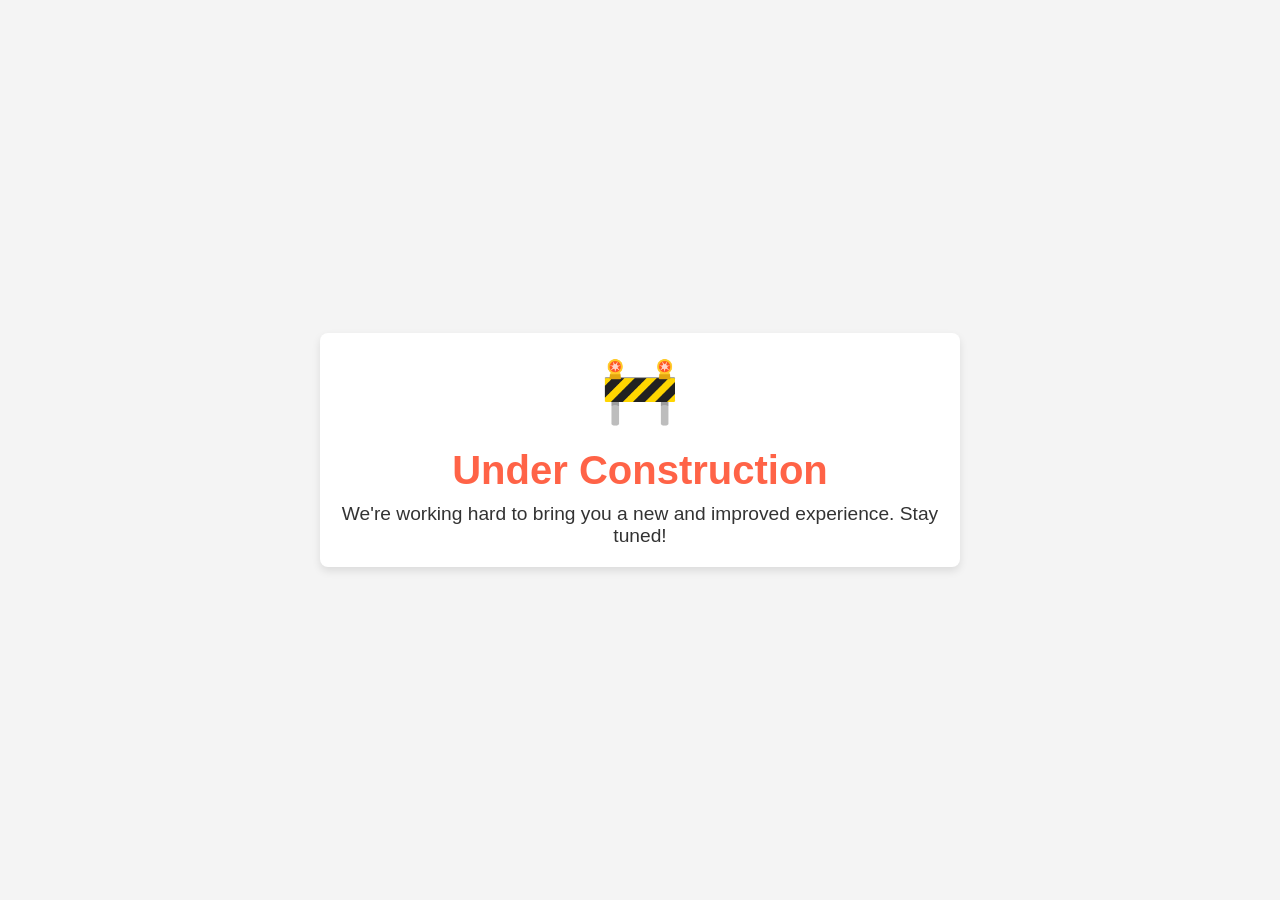
<file: construction.html>
<!DOCTYPE html>
<html lang="en">
<head>
    <meta charset="UTF-8">
    <meta name="viewport" content="width=device-width, initial-scale=1.0">
    <title>Page Under Construction</title>
    <style>
        body {
            margin: 0;
            padding: 0;
            height: 100vh;
            display: flex;
            align-items: center;
            justify-content: center;
            font-family: Arial, sans-serif;
            background: #f4f4f4;
            color: #333;
            text-align: center;
        }
        .container {
            max-width: 600px;
            padding: 20px;
            background: white;
            box-shadow: 0 4px 8px rgba(0, 0, 0, 0.1);
            border-radius: 8px;
        }
        h1 {
            font-size: 2.5em;
            margin: 0;
            color: #ff6347; /* Tomato color */
        }
        p {
            font-size: 1.2em;
            margin: 10px 0 0;
        }
        .icon {
            font-size: 4em;
            margin-bottom: 20px;
            color: #ff6347; /* Tomato color */
        }
    </style>
</head>
<body>
    <div class="container">
        <div class="icon">🚧</div>
        <h1>Under Construction</h1>
        <p>We're working hard to bring you a new and improved experience. Stay tuned!</p>
    </div>
</body>
</html>
</file>
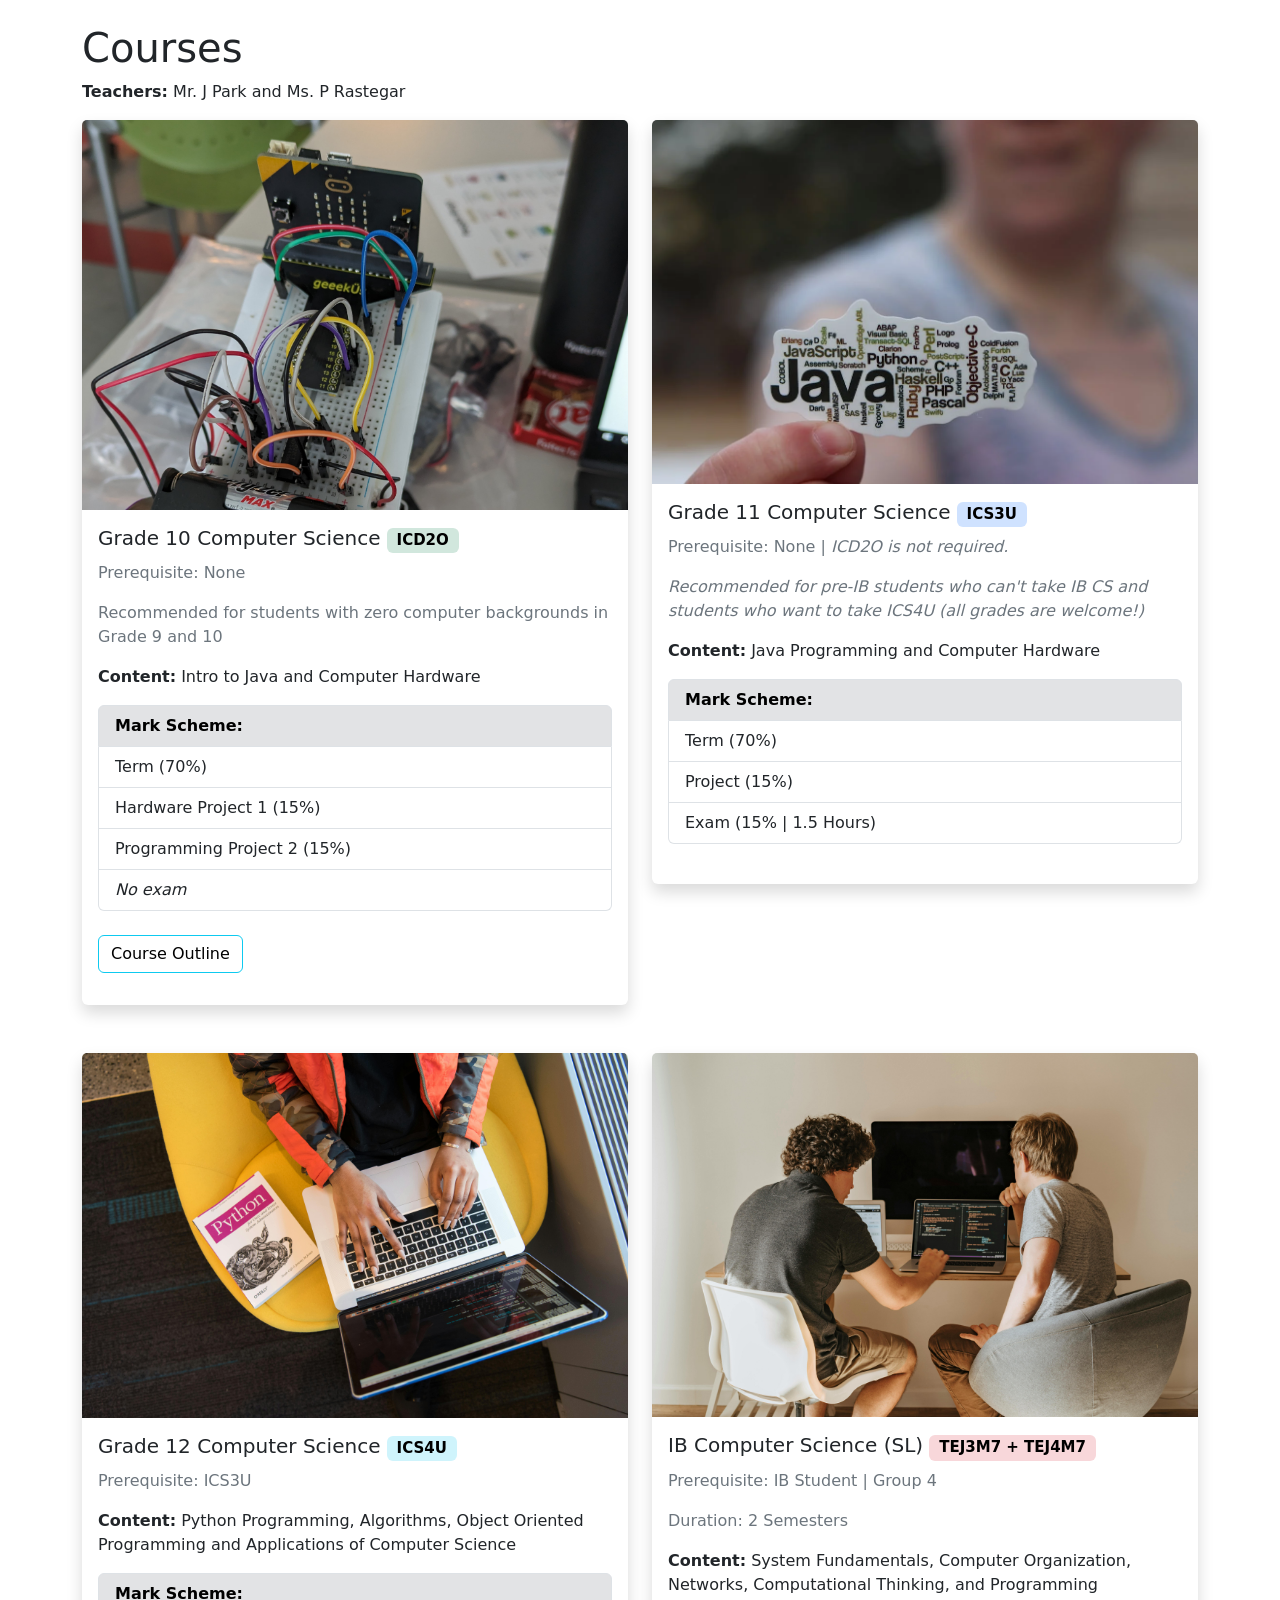
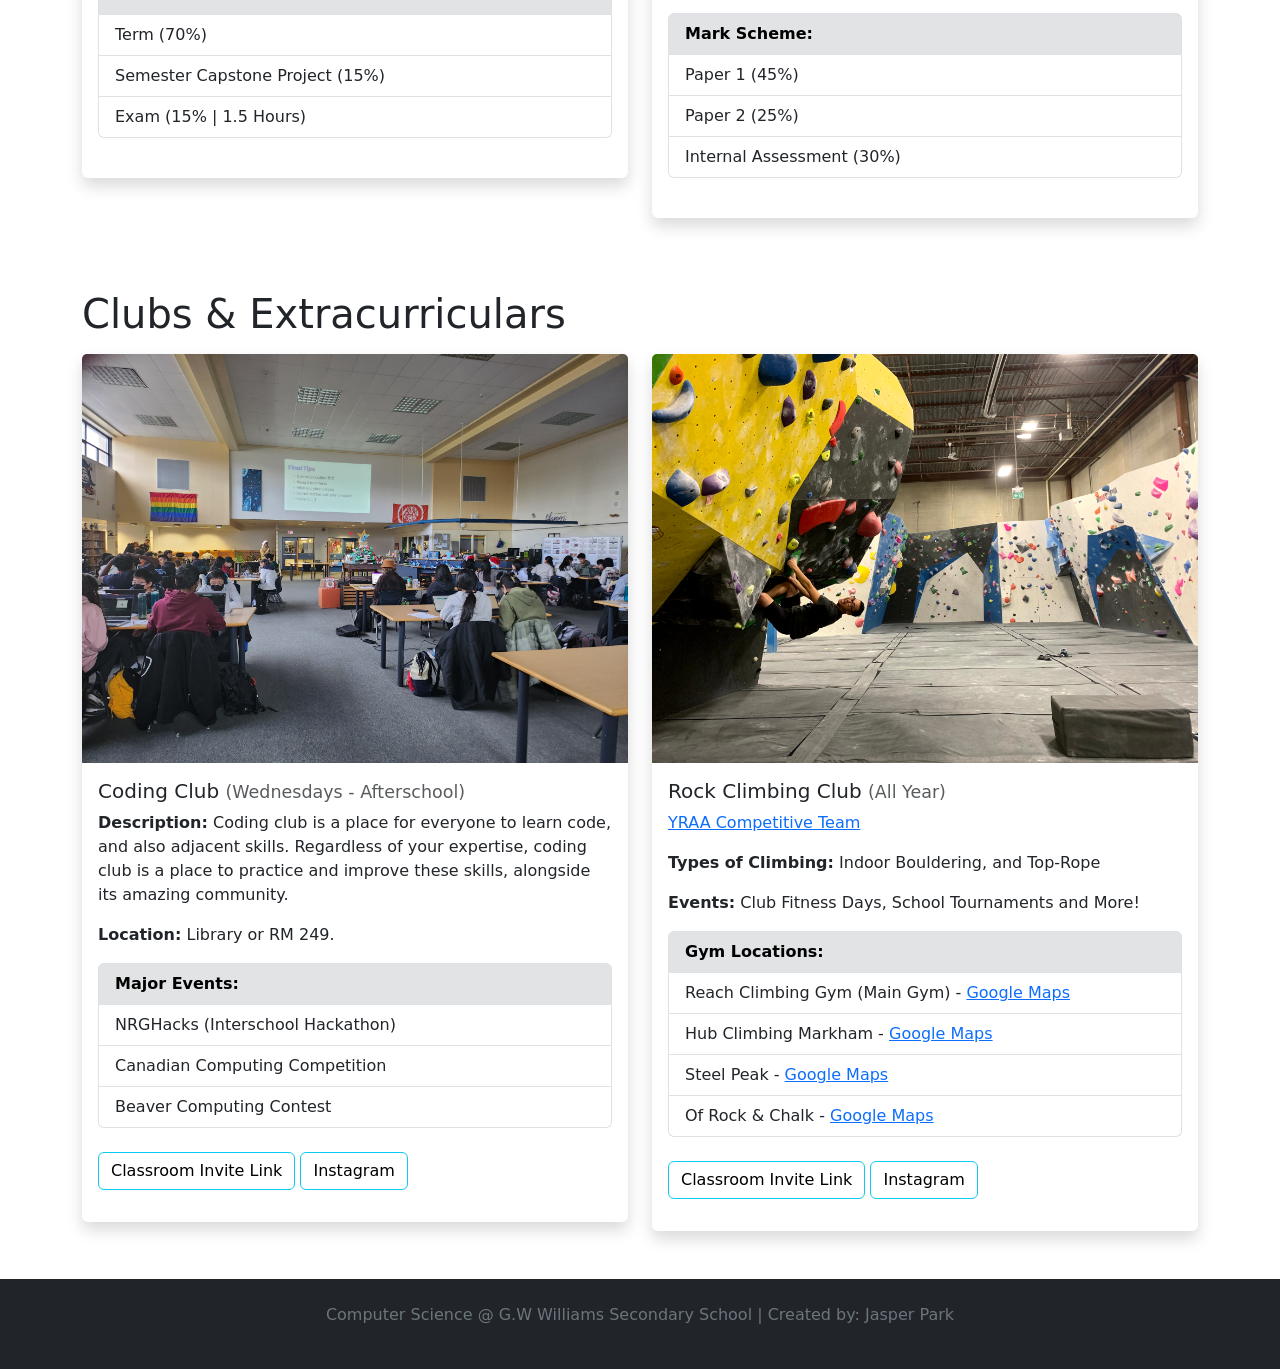
<file: courses.html>
<!doctype html>
<html lang="en">
    <head>
        <meta charset="utf-8">
        <meta name="viewport" content="width=device-width, initial-scale=1">
        <title>Courses | CS @ Williams</title>
        <link rel="shortcut icon" type="image/x-icon" href="./src/favicon_io/favicon.ico">
        <link href="https://cdn.jsdelivr.net/npm/bootstrap@5.3.3/dist/css/bootstrap.min.css" rel="stylesheet" integrity="sha384-QWTKZyjpPEjISv5WaRU9OFeRpok6YctnYmDr5pNlyT2bRjXh0JMhjY6hW+ALEwIH" crossorigin="anonymous">
    </head>
    <body>
        <div class="container">
            <div class="row">
                <div class="col">
                    <br>
                    <h1>Courses</h1>
                    <p><strong>Teachers:</strong> Mr. J Park and Ms. P Rastegar</p>
                </div>
            </div>
            <div class="row">
                <div class="col-sm-6">
                    <div class="card border-0 shadow">
                        <img src="./src/ics2o.jpg" class="card-img-top" alt="grade 10 computer science">
                        <div class="card-body">
                            <h5 class="card-title">Grade 10 Computer Science <span class="badge bg-success-subtle text-black">ICD2O</span></h5>
                            <p class="text-secondary">Prerequisite: None</p>
                            <p class="text-secondary">Recommended for students with zero computer backgrounds in Grade 9 and 10</p>
                            <p class="card-text"><strong>Content:</strong> Intro to Java and Computer Hardware</p>
                            <ul class="list-group">
                                <li class="list-group-item bg-secondary-subtle text-black"><strong>Mark Scheme:</strong></li>
                                <li class="list-group-item">Term (70%)</li>
                                <li class="list-group-item">Hardware Project 1 (15%)</li>
                                <li class="list-group-item">Programming Project 2 (15%)</li>
                                <li class="list-group-item"><em>No exam</em></li>
                            </ul>
                            <br>
                            <p><a href="https://drive.google.com/file/d/1aWpcH3Wuc15P5ACpS7Ooh4bCh6M3gtQm/view?usp=sharing" target="_blank" class="btn btn-outline-info text-black">Course Outline</a></p>
                        </div>
                    </div>
                </div>
                <div class="col-sm-6">
                    <div class="card border-0 shadow">
                        <img src="./src/ics3u.webp" class="card-img-top" alt="grade 10 computer science">
                        <div class="card-body">
                            <h5 class="card-title">Grade 11 Computer Science <span class="badge bg-primary-subtle text-black">ICS3U</span></h5>
                            <p class="text-secondary">Prerequisite: None | <em>ICD2O is not required.</em></p>
                            <p class="text-secondary"><em>Recommended for pre-IB students who can't take IB CS and students who want to take ICS4U (all grades are welcome!)</em></p>
                            <p class="card-text"><strong>Content:</strong> Java Programming and Computer Hardware</p>
                            <ul class="list-group">
                                <li class="list-group-item bg-secondary-subtle text-black"><strong>Mark Scheme:</strong></li>
                                <li class="list-group-item">Term (70%)</li>
                                <li class="list-group-item">Project (15%)</li>
                                <li class="list-group-item">Exam (15% | 1.5 Hours)</li>
                            </ul>
                            <br>
                            <!--<p><a href="#" class="btn btn-outline-secondary">Go somewhere</a></p>-->
                        </div>
                    </div>
                </div>
            </div>
            <div class="row mt-5">
                <div class="col-sm-6">
                    <div class="card border-0 shadow">
                        <img src="./src/ics4u.jpg" class="card-img-top" alt="grade 12 computer science">
                        <div class="card-body">
                            <h5 class="card-title">Grade 12 Computer Science <span class="badge bg-info-subtle text-black">ICS4U</span></h5>
                            <p class="text-secondary">Prerequisite: ICS3U</p>
                            <p class="card-text"><strong>Content:</strong> Python Programming, Algorithms, Object Oriented Programming and Applications of Computer Science</p>
                            <ul class="list-group">
                                <li class="list-group-item bg-secondary-subtle text-black"><strong>Mark Scheme:</strong></li>
                                <li class="list-group-item">Term (70%)</li>
                                <li class="list-group-item">Semester Capstone Project (15%)</li>
                                <li class="list-group-item">Exam (15% | 1.5 Hours)</li>
                            </ul>
                            <br>
                            <!--<p><a href="#" class="btn btn-outline-secondary">Go somewhere</a></p>-->
                        </div>
                    </div>
                </div>
                <div class="col-sm-6">
                    <div class="card border-0 shadow">
                        <img src="./src/ibcs.jpg" class="card-img-top" alt="grade 12 computer science">
                        <div class="card-body">
                            <h5 class="card-title">IB Computer Science (SL) <span class="badge bg-danger-subtle text-black">TEJ3M7 + TEJ4M7</span></h5>
                            <p class="text-secondary">Prerequisite: IB Student | Group 4</p>
                            <p class="text-secondary">Duration: 2 Semesters</p>
                            <p class="card-text"><strong>Content:</strong> System Fundamentals, Computer Organization, Networks, Computational Thinking, and Programming</p>
                            <ul class="list-group">
                                <li class="list-group-item bg-secondary-subtle text-black"><strong>Mark Scheme:</strong></li>
                                <li class="list-group-item">Paper 1 (45%)</li>
                                <li class="list-group-item">Paper 2 (25%)</li>
                                <li class="list-group-item">Internal Assessment (30%)</li>
                            </ul>
                            <br>
                            <!--<p><a href="#" class="btn btn-outline-secondary">Go somewhere</a></p>-->
                        </div>
                    </div>
                </div>
            </div>
            <div class="row mt-5">
                <div class="col">
                    <br>
                    <h1>Clubs & Extracurriculars</h1>
                </div>
            </div>
            <div class="row mt-2 mb-5">
                <div class="col-sm-6">
                    <div class="card border-0 shadow">
                        <img src="./src/codingclub.jpg" class="card-img-top" alt="grade 10 computer science">
                        <div class="card-body">
                            <h5 class="card-title">Coding Club <small class="text-body-secondary">(Wednesdays - Afterschool)</small></h5>
                            <p class="card-text"><strong>Description:</strong> Coding club is a place for everyone to learn code, and also adjacent skills. Regardless of your expertise, coding club is a place to practice and improve these skills, alongside its amazing community.</p>
                            <p class="card-text"><strong>Location:</strong> Library or RM 249.</p>
                            <ul class="list-group">
                                <li class="list-group-item bg-secondary-subtle text-black"><strong>Major Events:</strong></li>
                                <li class="list-group-item">NRGHacks (Interschool Hackathon)</li>
                                <li class="list-group-item">Canadian Computing Competition</li>
                                <li class="list-group-item">Beaver Computing Contest</li>
                            </ul>
                            <br>
                            <p><a href="https://classroom.google.com/c/NDE0MDI3Nzg1NTE5?cjc=c3pjpbr" target="_blank" class="btn btn-outline-info text-black">Classroom Invite Link</a> <a href="https://www.instagram.com/code.recreation" target="_blank" class="btn btn-outline-info text-black">Instagram</a></p>
                        </div>
                    </div>
                </div>
                <div class="col-sm-6">
                    <div class="card border-0 shadow">
                        <img src="./src/rockclimbing.jpg" class="card-img-top" alt="rock climbing club">
                        <div class="card-body">
                            <h5 class="card-title">Rock Climbing Club <small class="text-body-secondary">(All Year)</small></h5>
                            <p class="text-secondary"><a href="http://yraa.com/src/landing.php?sportgroup=15" target="_blank">YRAA Competitive Team</a></p>
                            <p class="card-text"><strong>Types of Climbing:</strong> Indoor Bouldering, and Top-Rope</p>
                            <p class="card-text"><strong>Events:</strong> Club Fitness Days, School Tournaments and More!</p>
                            <ul class="list-group">
                                <li class="list-group-item bg-secondary-subtle text-black"><strong>Gym Locations:</strong></li>
                                <li class="list-group-item">Reach Climbing Gym (Main Gym) - <a href="https://maps.app.goo.gl/rPX7LB1VU9jKAxJDA" target="_blank">Google Maps</a></li>
                                <li class="list-group-item">Hub Climbing Markham - <a href="https://maps.app.goo.gl/KQnMrzgmgGJh2NZt7" target="_blank">Google Maps</a></li>
                                <li class="list-group-item">Steel Peak - <a href="https://maps.app.goo.gl/4wgCEjnuDbUtkpqt7" target="_blank">Google Maps</a></li>
                                <li class="list-group-item">Of Rock & Chalk - <a href="https://maps.app.goo.gl/6DApkvmfhhs4Qi2A9" target="_blank">Google Maps</a></li>
                            </ul>
                            <br>
                            <p><a href="https://classroom.google.com/c/NTMwNjk2ODQwMDcy?cjc=mcgghnr" target="_blank" class="btn btn-outline-info text-black">Classroom Invite Link</a> <a href="https://www.instagram.com/code.recreation" target="_blank" class="btn btn-outline-info text-black">Instagram</a></p>
                        </div>
                    </div>
                </div>
            </div>
        </div><!-- End of Container -->
        <div class="bg-dark text-secondary" id="footer" style="min-width:100%; min-height: 10vh;">
            <br>
            <p class="text-center align-middle">Computer Science @ G.W Williams Secondary School | Created by: Jasper Park</p>
        </div>
        <!-- JS Imports for Bootstrap -->
        <script src="https://cdn.jsdelivr.net/npm/bootstrap@5.3.3/dist/js/bootstrap.bundle.min.js" integrity="sha384-YvpcrYf0tY3lHB60NNkmXc5s9fDVZLESaAA55NDzOxhy9GkcIdslK1eN7N6jIeHz" crossorigin="anonymous"></script>
        <script src="https://cdn.jsdelivr.net/npm/@popperjs/core@2.11.8/dist/umd/popper.min.js" integrity="sha384-I7E8VVD/ismYTF4hNIPjVp/Zjvgyol6VFvRkX/vR+Vc4jQkC+hVqc2pM8ODewa9r" crossorigin="anonymous"></script>
        <script src="https://cdn.jsdelivr.net/npm/bootstrap@5.3.3/dist/js/bootstrap.min.js" integrity="sha384-0pUGZvbkm6XF6gxjEnlmuGrJXVbNuzT9qBBavbLwCsOGabYfZo0T0to5eqruptLy" crossorigin="anonymous"></script>
    </body>
</html>
</file>
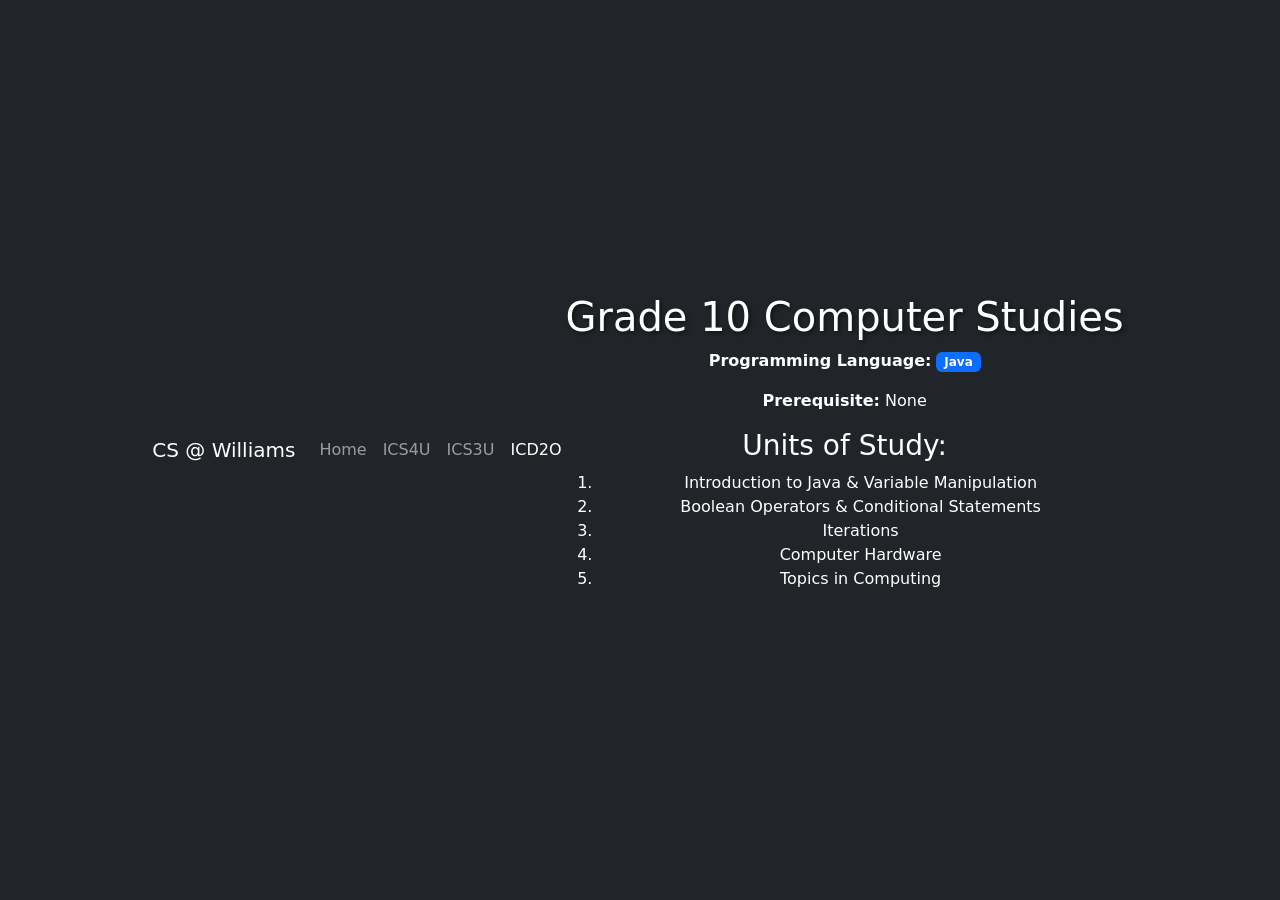
<file: icd2o.html>
<!DOCTYPE html>
<html>
<head>
    <meta charset='utf-8'>
    <meta name="viewport" content="width=device-width, initial-scale=1">
    <title>ICD2O | Dr. G.W. Williams</title>

    <link href="./src/style.css" rel="stylesheet"/>
    <link href="https://cdn.jsdelivr.net/npm/bootstrap@5.3.2/dist/css/bootstrap.min.css" rel="stylesheet" integrity="sha384-T3c6CoIi6uLrA9TneNEoa7RxnatzjcDSCmG1MXxSR1GAsXEV/Dwwykc2MPK8M2HN" crossorigin="anonymous">
</head>
<body class="bg-dark text-white">
    <div class="container">
        <div class="row" id="title">
            <nav class="navbar navbar-expand-lg navbar-dark bg-dark p-2">
                <span class="navbar-brand">CS @ Williams</span>
                <button class="navbar-toggler" type="button" data-toggle="collapse" data-target="#navbarSupportedContent" aria-controls="navbarSupportedContent" aria-expanded="false" aria-label="Toggle navigation">
                  <span class="navbar-toggler-icon"></span>
                </button>
              
                <div class="collapse navbar-collapse" id="navbarSupportedContent">
                  <ul class="navbar-nav mr-auto">
                    <li class="nav-item">
                      <a class="nav-link" href="./index.html">Home</a>
                    </li>
                    <li class="nav-item">
                      <a class="nav-link" href="./ics4u.html">ICS4U</a>
                    </li>
                    <li class="nav-item">
                        <a class="nav-link" href="./ics3u.html">ICS3U</a>
                    </li>
                    <li class="nav-item">
                    <a class="nav-link active" aria-current="page" href="./icd2o.html">ICD2O</a>
                    </li>
                  </ul>
                </div>
              </nav>
        </div>
        <div class="row" id="title">
            <div class="column">
                <h1>Grade 10 Computer Studies</h1>
                <p><strong>Programming Language:</strong> <span class="badge bg-primary">Java</span></p>
                <p><strong>Prerequisite:</strong> None</p>
                <h3>Units of Study:</h3>
                <ol>
                    <li>Introduction to Java & Variable Manipulation</li>
                    <li>Boolean Operators & Conditional Statements</li>
                    <li>Iterations</li>
                    <li>Computer Hardware</li>
                    <li>Topics in Computing</li>
                </ol>
            </div>
        </div>
    </div>
    <script src="https://cdn.jsdelivr.net/npm/bootstrap@5.3.2/dist/js/bootstrap.bundle.min.js" integrity="sha384-C6RzsynM9kWDrMNeT87bh95OGNyZPhcTNXj1NW7RuBCsyN/o0jlpcV8Qyq46cDfL" crossorigin="anonymous"></script>
</body>
</html>
</file>
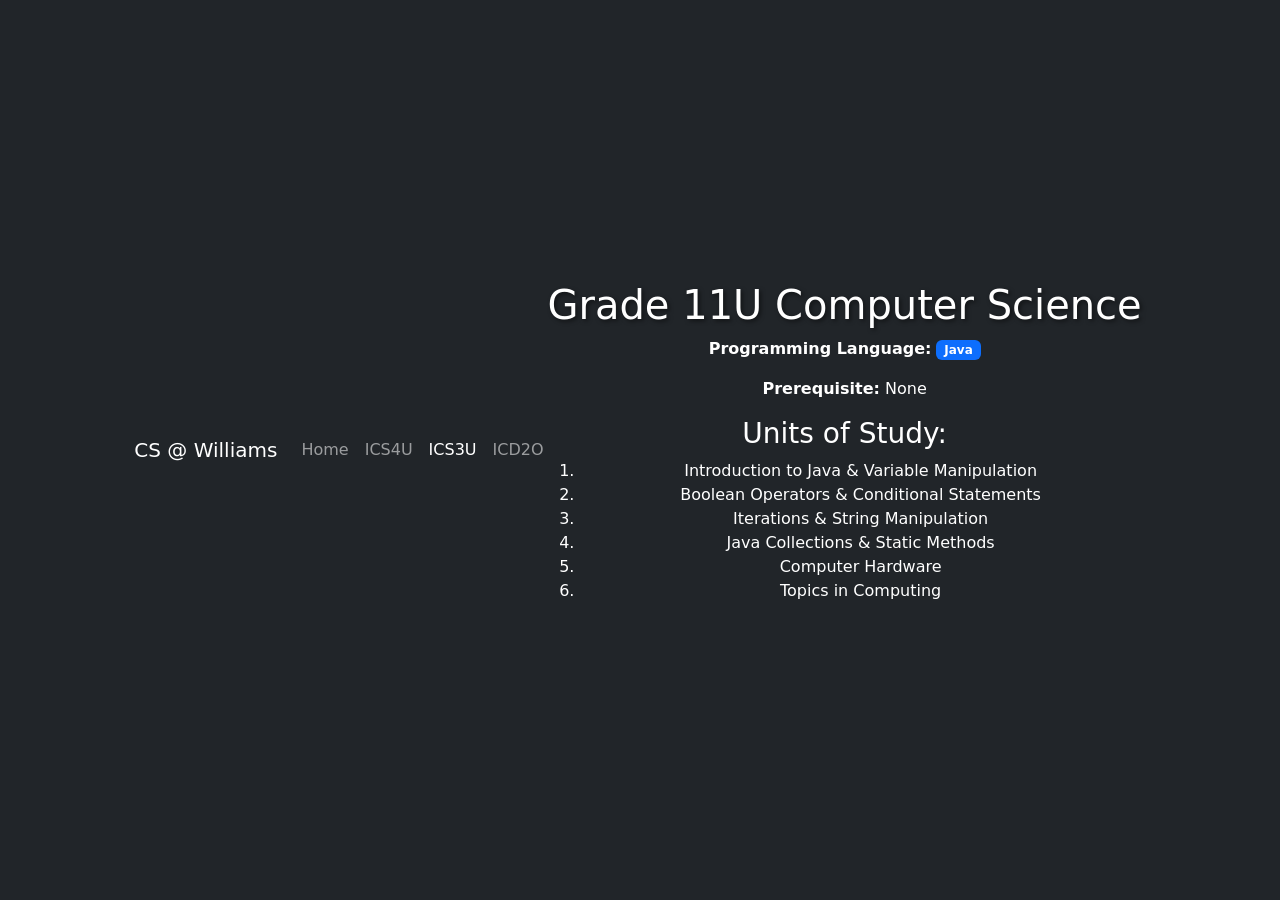
<file: ics3u.html>
<!DOCTYPE html>
<html>
<head>
    <meta charset='utf-8'>
    <meta name="viewport" content="width=device-width, initial-scale=1">
    <title>ICS3U | Dr. G.W. Williams</title>

    <link href="./src/style.css" rel="stylesheet"/>
    <link href="https://cdn.jsdelivr.net/npm/bootstrap@5.3.2/dist/css/bootstrap.min.css" rel="stylesheet" integrity="sha384-T3c6CoIi6uLrA9TneNEoa7RxnatzjcDSCmG1MXxSR1GAsXEV/Dwwykc2MPK8M2HN" crossorigin="anonymous">
</head>
<body class="bg-dark text-white">
    <div class="container">
        <div class="row" id="title">
            <nav class="navbar navbar-expand-lg navbar-dark bg-dark p-2">
                <span class="navbar-brand">CS @ Williams</span>
                <button class="navbar-toggler" type="button" data-toggle="collapse" data-target="#navbarSupportedContent" aria-controls="navbarSupportedContent" aria-expanded="false" aria-label="Toggle navigation">
                    <span class="navbar-toggler-icon"></span>
                </button>
              
                <div class="collapse navbar-collapse" id="navbarSupportedContent">
                  <ul class="navbar-nav mr-auto">
                    <li class="nav-item">
                      <a class="nav-link" href="./index.html">Home</a>
                    </li>
                    <li class="nav-item">
                      <a class="nav-link" href="./ics4u.html">ICS4U</a>
                    </li>
                    <li class="nav-item">
                        <a class="nav-link active" aria-current="page" href="./ics3u.html">ICS3U</a>
                    </li>
                    <li class="nav-item">
                    <a class="nav-link" href="./icd2o.html">ICD2O</a>
                    </li>
                  </ul>
                </div>
              </nav>
        </div>
        <div class="row" id="title">
            <div class="column">
                <h1>Grade 11U Computer Science</h1>
                <p><strong>Programming Language:</strong> <span class="badge bg-primary">Java</span></p>
                <p><strong>Prerequisite:</strong> None</p>
                <h3>Units of Study:</h3>
                <ol>
                    <li>Introduction to Java & Variable Manipulation</li>
                    <li>Boolean Operators & Conditional Statements</li>
                    <li>Iterations & String Manipulation</li>
                    <li>Java Collections & Static Methods</li>
                    <li>Computer Hardware</li>
                    <li>Topics in Computing</li>
                </ol>
            </div>
        </div>
    </div>
    <script src="https://cdn.jsdelivr.net/npm/bootstrap@5.3.2/dist/js/bootstrap.bundle.min.js" integrity="sha384-C6RzsynM9kWDrMNeT87bh95OGNyZPhcTNXj1NW7RuBCsyN/o0jlpcV8Qyq46cDfL" crossorigin="anonymous"></script>
</body>
</html>
</file>
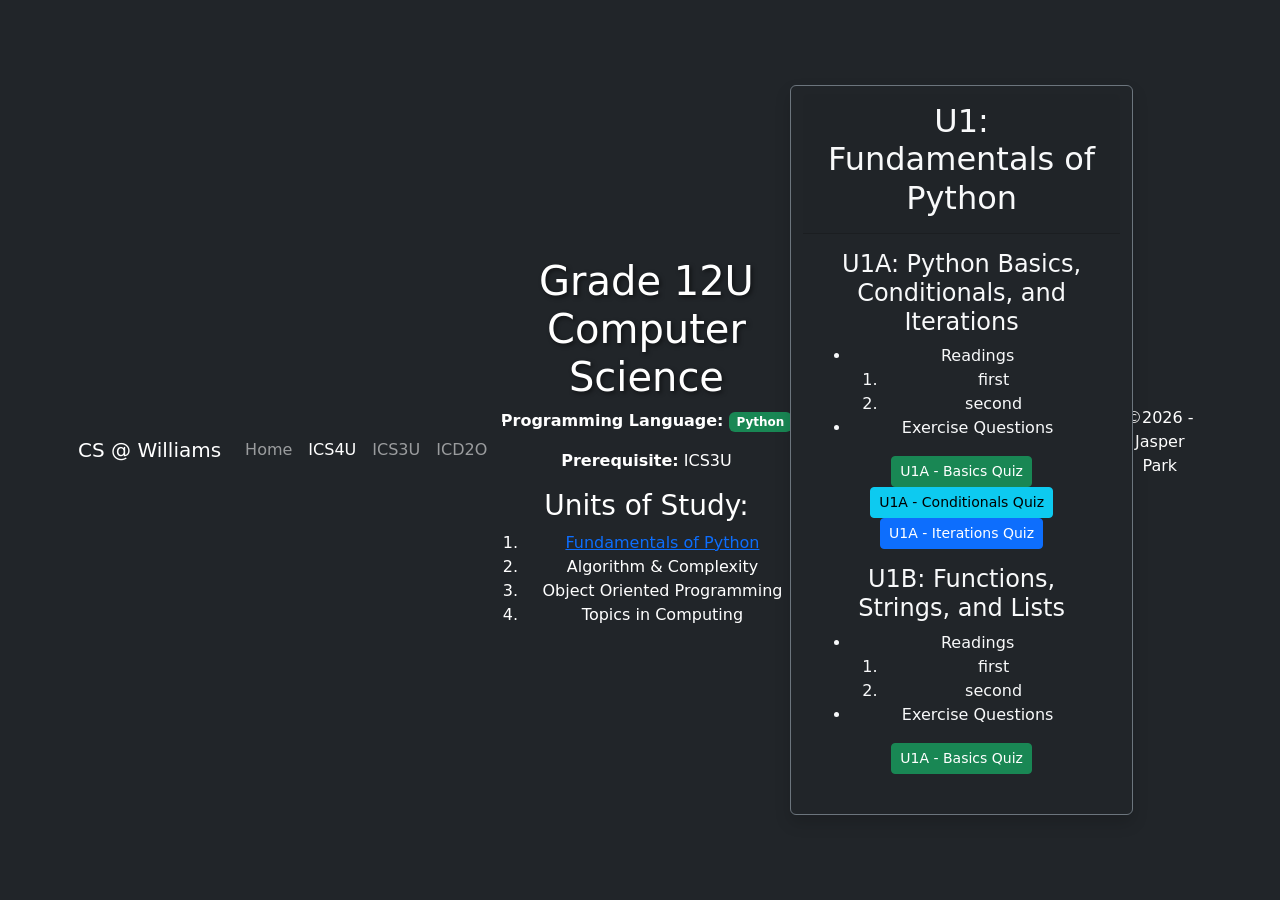
<file: ics4u.html>
<!DOCTYPE html>
<html>
<head>
    <meta charset='utf-8'>
    <meta name="viewport" content="width=device-width, initial-scale=1">
    <title>ICS4U | Dr. G.W. Williams</title>

    <link href="./src/style.css" rel="stylesheet"/>
    <link href="https://cdn.jsdelivr.net/npm/bootstrap@5.3.2/dist/css/bootstrap.min.css" rel="stylesheet" integrity="sha384-T3c6CoIi6uLrA9TneNEoa7RxnatzjcDSCmG1MXxSR1GAsXEV/Dwwykc2MPK8M2HN" crossorigin="anonymous">
</head>
<body class="bg-dark text-white">
    <div class="container">
        <div class="row" id="title">
            <nav class="navbar navbar-expand-lg navbar-dark bg-dark p-2">
                <span class="navbar-brand">CS @ Williams</span>
                <button class="navbar-toggler" type="button" data-toggle="collapse" data-target="#navbarSupportedContent" aria-controls="navbarSupportedContent" aria-expanded="false" aria-label="Toggle navigation">
                  <span class="navbar-toggler-icon"></span>
                </button>
              
                <div class="collapse navbar-collapse" id="navbarSupportedContent">
                  <ul class="navbar-nav mr-auto">
                    <li class="nav-item">
                      <a class="nav-link" href="./index.html">Home</a>
                    </li>
                    <li class="nav-item">
                      <a class="nav-link active" aria-current="page" href="./ics4u.html">ICS4U</a>
                    </li>
                    <li class="nav-item">
                        <a class="nav-link" href="./ics3u.html">ICS3U</a>
                    </li>
                    <li class="nav-item">
                    <a class="nav-link" href="./icd2o.html">ICD2O</a>
                    </li>
                  </ul>
                </div>
              </nav>
        </div><!-- Nav Bar-->
        <div class="row" id="title">
            <div class="column">
                <h1>Grade 12U Computer Science</h1>
                <p><strong>Programming Language:</strong> <span class="badge bg-success">Python</span></p>
                <p><strong>Prerequisite:</strong> ICS3U</p>
                <h3>Units of Study:</h3>
                <ol>
                    <li><a href="#u1">Fundamentals of Python</a></li>
                    <li>Algorithm & Complexity</li>
                    <li>Object Oriented Programming</li>
                    <li>Topics in Computing</li>
                </ol>
            </div>
        </div><!-- Unit Outline -->
        <div class="row"><div class="column pt-2 pb-2 card bg-dark text-light border-secondary rounded shadow">
            <div class="card-header" id="u1"><h2>U1: Fundamentals of Python</h2></div>
            <div class="card-body">
                <h4>U1A: Python Basics, Conditionals, and Iterations</h4>
                <ul>
                  <li>Readings
                    <ol>
                      <li>first</li>
                      <li>second</li>
                    </ol>
                  </li>
                  <li><a>Exercise Questions</a></li>
                </ul>
                <p><a class="btn btn-success btn-sm" href="" target="_blank">U1A - Basics Quiz</a>
                <a class="btn btn-info btn-sm" href="" target="_blank">U1A - Conditionals Quiz</a>
                <a class="btn btn-primary btn-sm" href="" target="_blank">U1A - Iterations Quiz</a>
                </p>
                <h4>U1B: Functions, Strings, and Lists</h4>
                <ul>
                  <li>Readings
                    <ol>
                      <li>first</li>
                      <li>second</li>
                    </ol>
                  </li>
                  <li><a>Exercise Questions</a></li>
                </ul>
                <p><a class="btn btn-success btn-sm" href="" target="_blank">U1A - Basics Quiz</a></p>
            </div>
        </div></div>
        <div class="row pt-5 pb-5">
          <div class="col">
              <p>&copy;<span id="current_year"></span> - Jasper Park</p>
          </div>
        </div><!-- Dated Footer-->  
    </div>
    <script>
        var date_obj = new Date();
        var year = date_obj.getFullYear();
        document.getElementById("current_year").innerText = year;
    </script>
    <script src="https://cdn.jsdelivr.net/npm/bootstrap@5.3.2/dist/js/bootstrap.bundle.min.js" integrity="sha384-C6RzsynM9kWDrMNeT87bh95OGNyZPhcTNXj1NW7RuBCsyN/o0jlpcV8Qyq46cDfL" crossorigin="anonymous"></script>
</body>
</html>
</file>
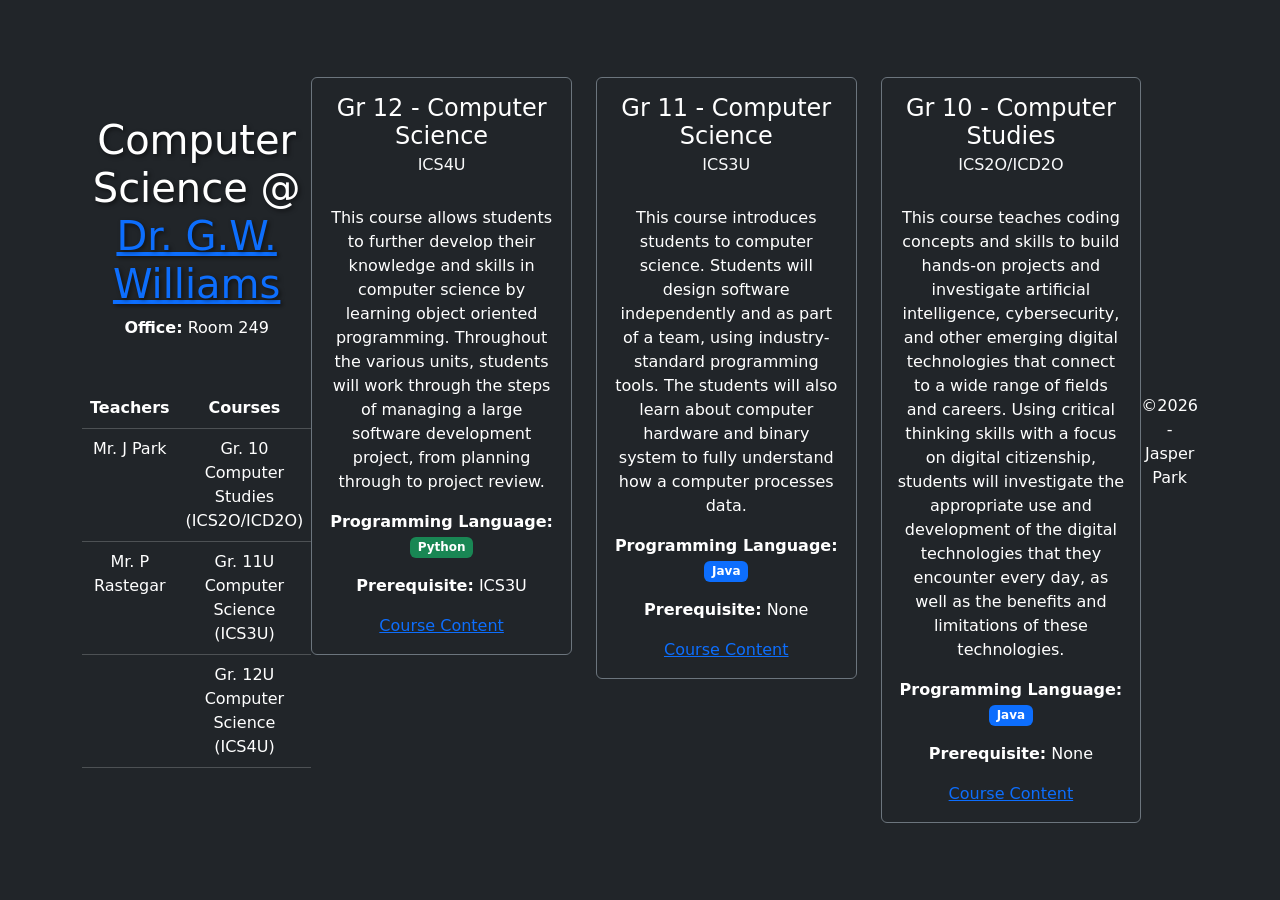
<file: index_copy.html>
<!DOCTYPE html>
<html>
<head>
    <meta charset='utf-8'>
    <meta name="viewport" content="width=device-width, initial-scale=1">
    <title>Computer Science | Dr. G.W. Williams</title>

    <link href="./src/style.css" rel="stylesheet"/>
    <link href="https://cdn.jsdelivr.net/npm/bootstrap@5.3.2/dist/css/bootstrap.min.css" rel="stylesheet" integrity="sha384-T3c6CoIi6uLrA9TneNEoa7RxnatzjcDSCmG1MXxSR1GAsXEV/Dwwykc2MPK8M2HN" crossorigin="anonymous">
</head>
<body class="bg-dark text-white">
    <div class="container">
        <div class="row" id="title">
            <!-- Title Row-->
            <div class="col">
                <h1>Computer Science @ <a href="http://www.yrdsb.ca/schools/drgwwilliams.ss/Pages/default.aspx" target="_blank">Dr. G.W. Williams</a></h1>
                <p><strong>Office:</strong> Room 249</p>
                <table class="table table-dark mt-5">
                    <thead>
                        <tr>
                            <th scope="col">Teachers</th>
                            <th scope="col">Courses</th>
                        </tr>
                    </thead>
                    <tbody>
                        <tr>
                            <td>Mr. J Park</td>
                            <td>Gr. 10 Computer Studies (ICS2O/ICD2O)</td>
                        </tr>
                        <tr>
                            <td>Mr. P Rastegar</td>
                            <td>Gr. 11U Computer Science (ICS3U)</td>
                        </tr>
                        <tr>
                            <td></td>
                            <td>Gr. 12U Computer Science (ICS4U)</td>
                        </tr>
                    </tbody>
                </table>
            </div>
        </div>
        <div class="row pt-5 pb-5">
            <div class="col-md-4">
                <div class="card border-secondary text-white bg-dark">
                    <div class="card-body">
                      <h4 class="card-title">Gr 12 - Computer Science</h4>
                      <h6 class="card-subtitle mb-2 text-light">ICS4U</h6>
                      <br>
                      <p class="card-text">This course allows students to further develop their knowledge and skills in computer science by learning object oriented programming. Throughout the various units, students will work through the steps of managing a large software development project, from planning through to project review.</p>
                      <p><strong>Programming Language:</strong> <span class="badge bg-success">Python</span></p>
                      <p><strong>Prerequisite:</strong> ICS3U</p>
                      <a href="./ics4u.html" class="card-link">Course Content</a>
                    </div>
                  </div>
            </div>
            <div class="col-md-4">
                <div class="card border-secondary text-white bg-dark">
                    <div class="card-body">
                      <h4 class="card-title">Gr 11 - Computer Science</h4>
                      <h6 class="card-subtitle mb-2 text-light">ICS3U</h6>
                      <br>
                      <p class="card-text">This course introduces students to computer science. Students will design software independently and as part of a team, using industry-standard programming tools. The students will also learn about computer hardware and binary system to fully understand how a computer processes data.</p>
                      <p><strong>Programming Language:</strong> <span class="badge bg-primary">Java</span></p>
                      <p><strong>Prerequisite:</strong> None</p>
                      <a href="./ics3u.html" class="card-link">Course Content</a>
                    </div>
                  </div>
            </div>
            <div class="col-md-4">
                <div class="card border-secondary text-white bg-dark">
                    <div class="card-body">
                      <h4 class="card-title">Gr 10 - Computer Studies</h4>
                      <h6 class="card-subtitle mb-2 text-light">ICS2O/ICD2O</h6>
                      <br>
                      <p class="card-text">This course teaches coding concepts and skills to build hands-on projects and investigate artificial intelligence, cybersecurity, and other emerging digital technologies that connect to a wide range of fields and careers. Using critical thinking skills with a focus on digital citizenship, students will investigate the appropriate use and development of the digital technologies that they encounter every day, as well as the benefits and limitations of these technologies.</p>
                      <p><strong>Programming Language:</strong> <span class="badge bg-primary">Java</span></p>
                      <p><strong>Prerequisite:</strong> None</p>
                      <a href="icd2o.html" class="card-link">Course Content</a>
                    </div>
                  </div>
            </div>
        </div>
        <div class="row pt-5 pb-5">
            <div class="col">
                <p>&copy;<span id="current_year"></span> - Jasper Park</p>
            </div>
        </div><!-- Dated Footer-->
    </div><!-- end of container -->
    <script>
        var date_obj = new Date();
        var year = date_obj.getFullYear();
        document.getElementById("current_year").innerText = year;
    </script>
    <script src="https://cdn.jsdelivr.net/npm/bootstrap@5.3.2/dist/js/bootstrap.bundle.min.js" integrity="sha384-C6RzsynM9kWDrMNeT87bh95OGNyZPhcTNXj1NW7RuBCsyN/o0jlpcV8Qyq46cDfL" crossorigin="anonymous"></script>
</body>
</html>
</file>
<file: src/style.css>
/* styles.css */

html, body {
    margin: 0;
    padding: 0;
    height: 100%;
    width: 100%;
    overflow: hidden;
}

.video-background {
    position: absolute;
    top: 0;
    left: 0;
    height: 100%;
    width: 100%;
    overflow: hidden;
}

#background-video {
    position: absolute;
    top: 50%;
    left: 50%;
    min-width: 100%;
    min-height: 100%;
    width: auto;
    height: auto;
    z-index: -1;
    transform: translate(-50%, -50%);
}

.container {
    position: relative;
    z-index: 1;
    display: flex;
    align-items: center;
    justify-content: center;
    height: 100%;
    width: 100%;
    /*background: url('your-background-image.jpg') no-repeat center center/cover;*/
    text-align: center;
}

.content {
    color: white;
}

.content > h1 > a {
    color: #80C7F2;
    text-decoration: none;
}

.content > h1 > a:hover {
    color: #80C7F2;
    text-decoration: underline;
}

.bebas-neue-regular {
    font-family: "Bebas Neue", sans-serif;
    font-weight: 400;
    font-style: normal;
  }
  
#landing-link {
    border: 2px solid #80C7F2;
    border-radius: 5px;
    /*background-color: #199319;*/
    color: #80C7F2;
    padding: 15px 25px;
    text-decoration: none;
}

#landing-link:hover {
    background-color: #80C7F2;
    color: white;
}

h1 {
    font-size: 3em;
    text-shadow: 2px 2px 4px rgba(0, 0, 0, 0.5);
    margin: 0;
}

/* Responsive adjustments */
@media (max-width: 768px) {
    h1 {
        font-size: 2em;
    }
}

@media (max-width: 480px) {
    h1 {
        font-size: 1.5em;
    }
}
</file>
